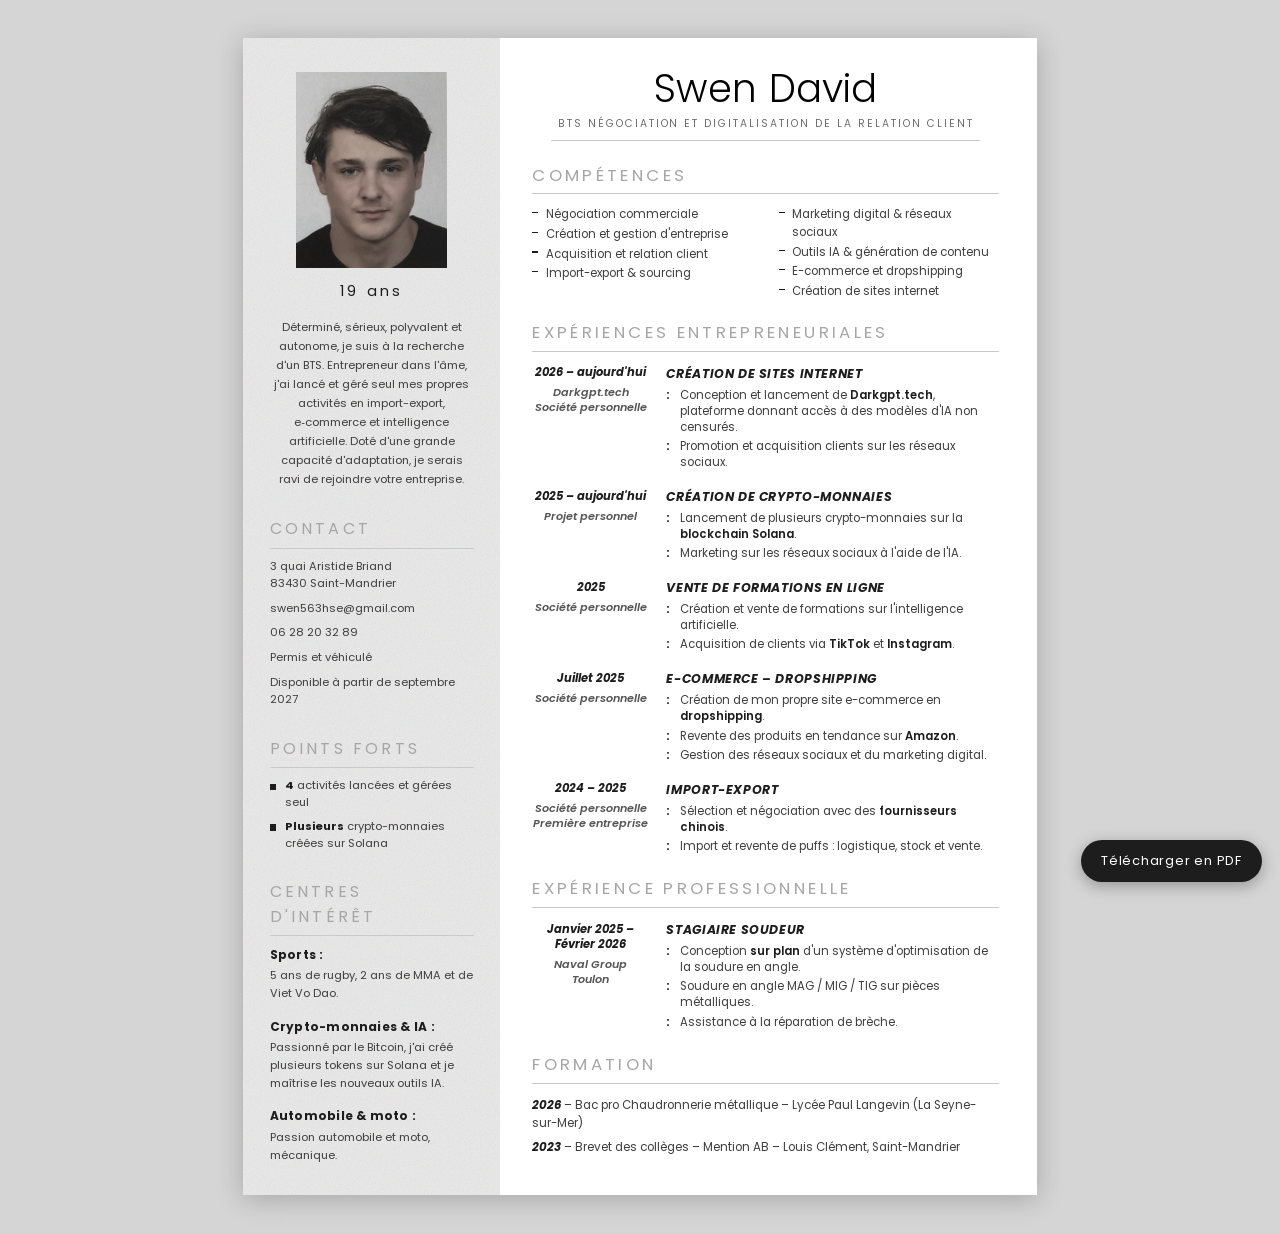
<file: cv.html>
<!DOCTYPE html>
<html lang="fr">
<head>
<meta charset="UTF-8">
<meta name="viewport" content="width=device-width, initial-scale=1.0">
<title>Swen David — CV</title>
<meta name="description" content="CV de Swen David — entrepreneur : import-export, e-commerce, crypto-monnaies et IA. À la recherche d'un BTS Négociation et Digitalisation de la Relation Client.">
<link rel="stylesheet" href="assets/css/fonts.css">
<link rel="stylesheet" href="assets/css/cv.css">
</head>
<body>

<div class="page">

  <aside class="side">
    <img class="photo" src="images/swen-david.jpg" alt="Portrait de Swen David">
    <p class="age">19 ans</p>

    <p class="intro">
      Déterminé, sérieux, polyvalent et autonome, je suis à la recherche d'un BTS.
      Entrepreneur dans l'âme, j'ai lancé et géré seul mes propres activités en
      import-export, e&#8209;commerce et intelligence artificielle.
      Doté d'une grande capacité d'adaptation, je serais ravi de rejoindre
      votre entreprise.
    </p>

    <h2 class="side-title">Contact</h2>
    <ul class="contact">
      <li>3 quai Aristide Briand<br>83430 Saint-Mandrier</li>
      <li><a href="mailto:swen563hse@gmail.com">swen563hse@gmail.com</a></li>
      <li><a href="tel:+33628203289">06 28 20 32 89</a></li>
      <li>Permis et véhiculé</li>
      <li>Disponible à partir de septembre 2027</li>
    </ul>

    <h2 class="side-title">Points forts</h2>
    <ul class="stats">
      <li><b>4</b> activités lancées et gérées seul</li>
      <li><b>Plusieurs</b> crypto-monnaies créées sur Solana</li>
    </ul>

    <h2 class="side-title">Centres d'intérêt</h2>
    <div class="interest">
      <h3>Sports :</h3>
      <p>5 ans de rugby, 2 ans de MMA et de Viet Vo Dao.</p>
    </div>
    <div class="interest">
      <h3>Crypto-monnaies &amp; IA :</h3>
      <p>Passionné par le Bitcoin, j'ai créé plusieurs tokens sur Solana et je
         maîtrise les nouveaux outils IA.</p>
    </div>
    <div class="interest">
      <h3>Automobile &amp; moto :</h3>
      <p>Passion automobile et moto, mécanique.</p>
    </div>
  </aside>

  <main class="main">

    <h1>Swen David</h1>
    <p class="subtitle">BTS Négociation et Digitalisation de la Relation Client</p>

    <section class="block">
      <h2 class="sec">Compétences</h2>
      <ul class="skills">
        <li>Négociation commerciale</li>
        <li>Création et gestion d'entreprise</li>
        <li>Acquisition et relation client</li>
        <li>Import-export &amp; sourcing</li>
        <li>Marketing digital &amp; réseaux sociaux</li>
        <li>Outils IA &amp; génération de contenu</li>
        <li>E-commerce et dropshipping</li>
        <li>Création de sites internet</li>
      </ul>
    </section>

    <section class="block">
      <h2 class="sec">Expériences entrepreneuriales</h2>

      <article class="xp">
        <div class="when">
          <span class="date">2026 – aujourd'hui</span>
          <span class="org">Darkgpt.tech<br>Société personnelle</span>
        </div>
        <div class="what">
          <h3>Création de sites internet</h3>
          <ul>
            <li>Conception et lancement de <b>Darkgpt.tech</b>, plateforme donnant accès à des modèles d'IA non censurés.</li>
            <li>Promotion et acquisition clients sur les réseaux sociaux.</li>
          </ul>
        </div>
      </article>

      <article class="xp">
        <div class="when">
          <span class="date">2025 – aujourd'hui</span>
          <span class="org">Projet personnel</span>
        </div>
        <div class="what">
          <h3>Création de crypto-monnaies</h3>
          <ul>
            <li>Lancement de plusieurs crypto-monnaies sur la <b>blockchain Solana</b>.</li>
            <li>Marketing sur les réseaux sociaux à l'aide de l'IA.</li>
          </ul>
        </div>
      </article>

      <article class="xp">
        <div class="when">
          <span class="date">2025</span>
          <span class="org">Société personnelle</span>
        </div>
        <div class="what">
          <h3>Vente de formations en ligne</h3>
          <ul>
            <li>Création et vente de formations sur l'intelligence artificielle.</li>
            <li>Acquisition de clients via <b>TikTok</b> et <b>Instagram</b>.</li>
          </ul>
        </div>
      </article>

      <article class="xp">
        <div class="when">
          <span class="date">Juillet 2025</span>
          <span class="org">Société personnelle</span>
        </div>
        <div class="what">
          <h3>E-commerce – Dropshipping</h3>
          <ul>
            <li>Création de mon propre site e-commerce en <b>dropshipping</b>.</li>
            <li>Revente des produits en tendance sur <b>Amazon</b>.</li>
            <li>Gestion des réseaux sociaux et du marketing digital.</li>
          </ul>
        </div>
      </article>

      <article class="xp">
        <div class="when">
          <span class="date">2024 – 2025</span>
          <span class="org">Société personnelle<br>Première entreprise</span>
        </div>
        <div class="what">
          <h3>Import-export</h3>
          <ul>
            <li>Sélection et négociation avec des <b>fournisseurs chinois</b>.</li>
            <li>Import et revente de puffs : logistique, stock et vente.</li>
          </ul>
        </div>
      </article>
    </section>

    <section class="block">
      <h2 class="sec">Expérience professionnelle</h2>

      <article class="xp">
        <div class="when">
          <span class="date">Janvier 2025 –<br>Février 2026</span>
          <span class="org">Naval Group<br>Toulon</span>
        </div>
        <div class="what">
          <h3>Stagiaire soudeur</h3>
          <ul>
            <li>Conception <b>sur plan</b> d'un système d'optimisation de la soudure en angle.</li>
            <li>Soudure en angle MAG / MIG / TIG sur pièces métalliques.</li>
            <li>Assistance à la réparation de brèche.</li>
          </ul>
        </div>
      </article>

    </section>

    <section class="block block-last">
      <h2 class="sec">Formation</h2>
      <div class="edu">
        <p><b>2026</b> – Bac pro Chaudronnerie métallique – Lycée Paul Langevin (La Seyne-sur-Mer)</p>
        <p><b>2023</b> – Brevet des collèges – Mention AB – Louis Clément, Saint-Mandrier</p>
      </div>
    </section>

  </main>
</div>

<button class="print-btn" onclick="window.print()">Télécharger en PDF</button>

</body>
</html>
</file>
<file: assets/css/fonts.css>
/* Poppins — Google Fonts (SIL Open Font License 1.1), auto-hébergée */

/* latin-ext */
@font-face {
  font-family: 'Poppins';
  font-style: italic;
  font-weight: 400;
  font-display: swap;
  src: url(../fonts/poppins-400-italic-latin-ext.woff2) format('woff2');
  unicode-range: U+0100-02BA, U+02BD-02C5, U+02C7-02CC, U+02CE-02D7, U+02DD-02FF, U+0304, U+0308, U+0329, U+1D00-1DBF, U+1E00-1E9F, U+1EF2-1EFF, U+2020, U+20A0-20AB, U+20AD-20C0, U+2113, U+2C60-2C7F, U+A720-A7FF;
}

/* latin */
@font-face {
  font-family: 'Poppins';
  font-style: italic;
  font-weight: 400;
  font-display: swap;
  src: url(../fonts/poppins-400-italic-latin.woff2) format('woff2');
  unicode-range: U+0000-00FF, U+0131, U+0152-0153, U+02BB-02BC, U+02C6, U+02DA, U+02DC, U+0304, U+0308, U+0329, U+2000-206F, U+20AC, U+2122, U+2191, U+2193, U+2212, U+2215, U+FEFF, U+FFFD;
}

/* latin-ext */
@font-face {
  font-family: 'Poppins';
  font-style: italic;
  font-weight: 600;
  font-display: swap;
  src: url(../fonts/poppins-600-italic-latin-ext.woff2) format('woff2');
  unicode-range: U+0100-02BA, U+02BD-02C5, U+02C7-02CC, U+02CE-02D7, U+02DD-02FF, U+0304, U+0308, U+0329, U+1D00-1DBF, U+1E00-1E9F, U+1EF2-1EFF, U+2020, U+20A0-20AB, U+20AD-20C0, U+2113, U+2C60-2C7F, U+A720-A7FF;
}

/* latin */
@font-face {
  font-family: 'Poppins';
  font-style: italic;
  font-weight: 600;
  font-display: swap;
  src: url(../fonts/poppins-600-italic-latin.woff2) format('woff2');
  unicode-range: U+0000-00FF, U+0131, U+0152-0153, U+02BB-02BC, U+02C6, U+02DA, U+02DC, U+0304, U+0308, U+0329, U+2000-206F, U+20AC, U+2122, U+2191, U+2193, U+2212, U+2215, U+FEFF, U+FFFD;
}

/* latin-ext */
@font-face {
  font-family: 'Poppins';
  font-style: italic;
  font-weight: 700;
  font-display: swap;
  src: url(../fonts/poppins-700-italic-latin-ext.woff2) format('woff2');
  unicode-range: U+0100-02BA, U+02BD-02C5, U+02C7-02CC, U+02CE-02D7, U+02DD-02FF, U+0304, U+0308, U+0329, U+1D00-1DBF, U+1E00-1E9F, U+1EF2-1EFF, U+2020, U+20A0-20AB, U+20AD-20C0, U+2113, U+2C60-2C7F, U+A720-A7FF;
}

/* latin */
@font-face {
  font-family: 'Poppins';
  font-style: italic;
  font-weight: 700;
  font-display: swap;
  src: url(../fonts/poppins-700-italic-latin.woff2) format('woff2');
  unicode-range: U+0000-00FF, U+0131, U+0152-0153, U+02BB-02BC, U+02C6, U+02DA, U+02DC, U+0304, U+0308, U+0329, U+2000-206F, U+20AC, U+2122, U+2191, U+2193, U+2212, U+2215, U+FEFF, U+FFFD;
}

/* latin-ext */
@font-face {
  font-family: 'Poppins';
  font-style: normal;
  font-weight: 300;
  font-display: swap;
  src: url(../fonts/poppins-300-latin-ext.woff2) format('woff2');
  unicode-range: U+0100-02BA, U+02BD-02C5, U+02C7-02CC, U+02CE-02D7, U+02DD-02FF, U+0304, U+0308, U+0329, U+1D00-1DBF, U+1E00-1E9F, U+1EF2-1EFF, U+2020, U+20A0-20AB, U+20AD-20C0, U+2113, U+2C60-2C7F, U+A720-A7FF;
}

/* latin */
@font-face {
  font-family: 'Poppins';
  font-style: normal;
  font-weight: 300;
  font-display: swap;
  src: url(../fonts/poppins-300-latin.woff2) format('woff2');
  unicode-range: U+0000-00FF, U+0131, U+0152-0153, U+02BB-02BC, U+02C6, U+02DA, U+02DC, U+0304, U+0308, U+0329, U+2000-206F, U+20AC, U+2122, U+2191, U+2193, U+2212, U+2215, U+FEFF, U+FFFD;
}

/* latin-ext */
@font-face {
  font-family: 'Poppins';
  font-style: normal;
  font-weight: 400;
  font-display: swap;
  src: url(../fonts/poppins-400-latin-ext.woff2) format('woff2');
  unicode-range: U+0100-02BA, U+02BD-02C5, U+02C7-02CC, U+02CE-02D7, U+02DD-02FF, U+0304, U+0308, U+0329, U+1D00-1DBF, U+1E00-1E9F, U+1EF2-1EFF, U+2020, U+20A0-20AB, U+20AD-20C0, U+2113, U+2C60-2C7F, U+A720-A7FF;
}

/* latin */
@font-face {
  font-family: 'Poppins';
  font-style: normal;
  font-weight: 400;
  font-display: swap;
  src: url(../fonts/poppins-400-latin.woff2) format('woff2');
  unicode-range: U+0000-00FF, U+0131, U+0152-0153, U+02BB-02BC, U+02C6, U+02DA, U+02DC, U+0304, U+0308, U+0329, U+2000-206F, U+20AC, U+2122, U+2191, U+2193, U+2212, U+2215, U+FEFF, U+FFFD;
}

/* latin-ext */
@font-face {
  font-family: 'Poppins';
  font-style: normal;
  font-weight: 600;
  font-display: swap;
  src: url(../fonts/poppins-600-latin-ext.woff2) format('woff2');
  unicode-range: U+0100-02BA, U+02BD-02C5, U+02C7-02CC, U+02CE-02D7, U+02DD-02FF, U+0304, U+0308, U+0329, U+1D00-1DBF, U+1E00-1E9F, U+1EF2-1EFF, U+2020, U+20A0-20AB, U+20AD-20C0, U+2113, U+2C60-2C7F, U+A720-A7FF;
}

/* latin */
@font-face {
  font-family: 'Poppins';
  font-style: normal;
  font-weight: 600;
  font-display: swap;
  src: url(../fonts/poppins-600-latin.woff2) format('woff2');
  unicode-range: U+0000-00FF, U+0131, U+0152-0153, U+02BB-02BC, U+02C6, U+02DA, U+02DC, U+0304, U+0308, U+0329, U+2000-206F, U+20AC, U+2122, U+2191, U+2193, U+2212, U+2215, U+FEFF, U+FFFD;
}

/* latin-ext */
@font-face {
  font-family: 'Poppins';
  font-style: normal;
  font-weight: 700;
  font-display: swap;
  src: url(../fonts/poppins-700-latin-ext.woff2) format('woff2');
  unicode-range: U+0100-02BA, U+02BD-02C5, U+02C7-02CC, U+02CE-02D7, U+02DD-02FF, U+0304, U+0308, U+0329, U+1D00-1DBF, U+1E00-1E9F, U+1EF2-1EFF, U+2020, U+20A0-20AB, U+20AD-20C0, U+2113, U+2C60-2C7F, U+A720-A7FF;
}

/* latin */
@font-face {
  font-family: 'Poppins';
  font-style: normal;
  font-weight: 700;
  font-display: swap;
  src: url(../fonts/poppins-700-latin.woff2) format('woff2');
  unicode-range: U+0000-00FF, U+0131, U+0152-0153, U+02BB-02BC, U+02C6, U+02DA, U+02DC, U+0304, U+0308, U+0329, U+2000-206F, U+20AC, U+2122, U+2191, U+2193, U+2212, U+2215, U+FEFF, U+FFFD;
}
</file>
<file: assets/css/cv.css>
/* ============================================================
   CV — Swen David
   Reprise de la mise en page de l'ancien CV (2 colonnes,
   typographie géométrique, titres de sections espacés).
   Format A4 : impression / export PDF fidèles à l'écran.
   ============================================================ */

*, *::before, *::after { box-sizing: border-box; }

:root {
  --side-bg:   #e9e9e9;
  --ink:       #1d1d1d;
  --ink-soft:  #3f3f3f;
  --sec-grey:  #a6a6a6;
  --rule:      #c9c9c9;
  --side-w:    68mm;
}

html { -webkit-text-size-adjust: 100%; }

body {
  margin: 0;
  padding: 10mm 0;
  background: #d5d5d5;
  font-family: 'Poppins', 'Century Gothic', 'Questrial', 'Trebuchet MS', sans-serif;
  color: var(--ink-soft);
  font-size: 9pt;
  line-height: 1.55;
  -webkit-font-smoothing: antialiased;
}

/* ---------- feuille A4 ---------- */
.page {
  width: 210mm;
  min-height: 297mm;
  margin: 0 auto;
  display: flex;
  align-items: stretch;
  background: #fff;
  box-shadow: 0 4px 26px rgba(0,0,0,.22);
  overflow: hidden;
}

/* ---------- colonne de gauche ---------- */
.side {
  width: var(--side-w);
  flex: 0 0 var(--side-w);
  padding: 9mm 7mm 8mm;
  background-color: var(--side-bg);
  background-image: url("data:image/svg+xml,%3Csvg xmlns='http://www.w3.org/2000/svg' width='140' height='140'%3E%3Cfilter id='n'%3E%3CfeTurbulence type='fractalNoise' baseFrequency='0.8' numOctaves='3'/%3E%3C/filter%3E%3Crect width='140' height='140' filter='url(%23n)' opacity='0.18'/%3E%3C/svg%3E");
}

.photo {
  display: block;
  width: 40mm;
  height: 52mm;
  object-fit: cover;
  object-position: 50% 22%;
  margin: 0 auto;
  filter: grayscale(.55) contrast(1.03);
}

.age {
  margin: 3mm 0 0;
  text-align: center;
  font-size: 11pt;
  letter-spacing: .22em;
  color: var(--ink);
}

.intro {
  margin: 4mm 0 0;
  text-align: center;
  font-size: 8.4pt;
  line-height: 1.7;
  color: var(--ink-soft);
}

.side-title {
  margin: 7.5mm 0 2.5mm;
  font-size: 12pt;
  font-weight: 400;
  letter-spacing: .2em;
  text-transform: uppercase;
  color: var(--sec-grey);
  border-bottom: .35mm solid var(--rule);
  padding-bottom: 1.5mm;
}

.contact,
.stats {
  margin: 0;
  padding: 0;
  list-style: none;
  font-size: 8.4pt;
}
.contact li,
.stats li { margin-bottom: 1.9mm; }
.contact a { color: inherit; text-decoration: none; word-break: break-word; }

.stats li {
  padding-left: 4mm;
  position: relative;
  line-height: 1.5;
}
.stats li::before {
  content: "";
  position: absolute;
  left: 0;
  top: 1.6mm;
  width: 1.7mm;
  height: 1.7mm;
  background: var(--ink);
}
.stats b { color: var(--ink); font-weight: 700; }

.interest { margin-bottom: 3.8mm; }
.interest:last-child { margin-bottom: 0; }
.interest h3 {
  margin: 0 0 .8mm;
  font-size: 9pt;
  font-weight: 700;
  color: var(--ink);
  letter-spacing: .02em;
}
.interest p { margin: 0; font-size: 8.4pt; line-height: 1.6; }

/* ---------- colonne de droite ---------- */
.main {
  flex: 1 1 auto;
  min-width: 0;
  padding: 8mm 10mm 5mm 8.5mm;
}

h1 {
  margin: 0;
  text-align: center;
  font-size: 29pt;
  font-weight: 300;
  letter-spacing: .005em;
  line-height: 1.1;
  color: #000;
}

.subtitle {
  margin: 1.5mm auto 5.5mm;
  padding-bottom: 2mm;
  max-width: 92%;
  text-align: center;
  font-size: 7.8pt;
  font-weight: 400;
  letter-spacing: .19em;
  text-transform: uppercase;
  color: #6d6d6d;
  border-bottom: .35mm solid var(--rule);
}

.block { margin-bottom: 4.8mm; }
.block-last { margin-bottom: 0; }

.sec {
  margin: 0 0 3.2mm;
  font-size: 12.6pt;
  font-weight: 400;
  letter-spacing: .2em;
  text-transform: uppercase;
  color: var(--sec-grey);
  border-bottom: .35mm solid var(--rule);
  padding-bottom: 1.5mm;
}

.edu p { margin: 0 0 1.4mm; font-size: 8.8pt; }
.edu b { color: var(--ink); font-weight: 700; font-style: italic; }

/* --- une expérience --- */
.xp {
  display: grid;
  grid-template-columns: 31mm 1fr;
  gap: 0 4.5mm;
  margin-bottom: 3.6mm;
  break-inside: avoid;
  page-break-inside: avoid;
}

.when { text-align: center; padding-top: .4mm; }
.date {
  display: block;
  font-size: 8.6pt;
  font-weight: 700;
  font-style: italic;
  color: var(--ink);
  line-height: 1.35;
}
.org {
  display: block;
  margin-top: 1.2mm;
  font-size: 8.4pt;
  font-weight: 600;
  font-style: italic;
  color: #565656;
  line-height: 1.35;
}

.what h3 {
  margin: 0 0 1mm;
  font-size: 9.3pt;
  font-weight: 700;
  font-style: italic;
  letter-spacing: .05em;
  text-transform: uppercase;
  color: var(--ink);
}
.what ul { margin: 0; padding: 0; list-style: none; }
.what li {
  position: relative;
  padding-left: 3.6mm;
  margin-bottom: .85mm;
  font-size: 8.6pt;
  line-height: 1.4;
}
.what li::before {
  content: ":";
  position: absolute;
  left: 0;
  font-weight: 700;
  color: var(--ink);
}
.what li b { color: var(--ink); font-weight: 600; }

/* --- compétences --- */
.skills {
  margin: 0;
  padding: 0;
  list-style: none;
  columns: 2;
  column-gap: 7mm;
  font-size: 8.6pt;
}
.skills li {
  break-inside: avoid;
  margin-bottom: .5mm;
  padding-left: 3.6mm;
  position: relative;
}
.skills li::before {
  content: "";
  position: absolute;
  left: 0;
  top: 1.5mm;
  width: 1.6mm;
  height: .35mm;
  background: var(--ink);
}

/* ---------- bouton PDF (écran uniquement) ---------- */
.print-btn {
  position: fixed;
  right: 18px;
  bottom: 18px;
  z-index: 10;
  padding: 11px 20px;
  border: 0;
  border-radius: 999px;
  background: #1d1d1d;
  color: #fff;
  font-family: inherit;
  font-size: 13px;
  letter-spacing: .06em;
  cursor: pointer;
  box-shadow: 0 4px 16px rgba(0,0,0,.3);
}
.print-btn:hover { background: #000; }

/* ---------- adaptation écran étroit ---------- */
@media screen and (max-width: 830px) { .page { zoom: .92; } }
@media screen and (max-width: 780px) { .page { zoom: .84; } }
@media screen and (max-width: 700px) { .page { zoom: .74; } }
@media screen and (max-width: 620px) { .page { zoom: .64; } }
@media screen and (max-width: 540px) { .page { zoom: .56; } }
@media screen and (max-width: 470px) { .page { zoom: .48; } }
@media screen and (max-width: 400px) { .page { zoom: .42; } }
@media screen and (max-width: 830px) {
  body { padding: 0; background: #fff; }
  .page { box-shadow: none; }
}

/* ---------- impression / PDF ---------- */
@page { size: A4; margin: 0; }

@media print {
  html, body { background: #fff; }
  body { padding: 0; }
  .page {
    width: 210mm;
    min-height: 297mm;
    box-shadow: none;
    margin: 0;
    zoom: 1;
  }
  .side {
    -webkit-print-color-adjust: exact;
    print-color-adjust: exact;
  }
  .print-btn { display: none; }
}
</file>
